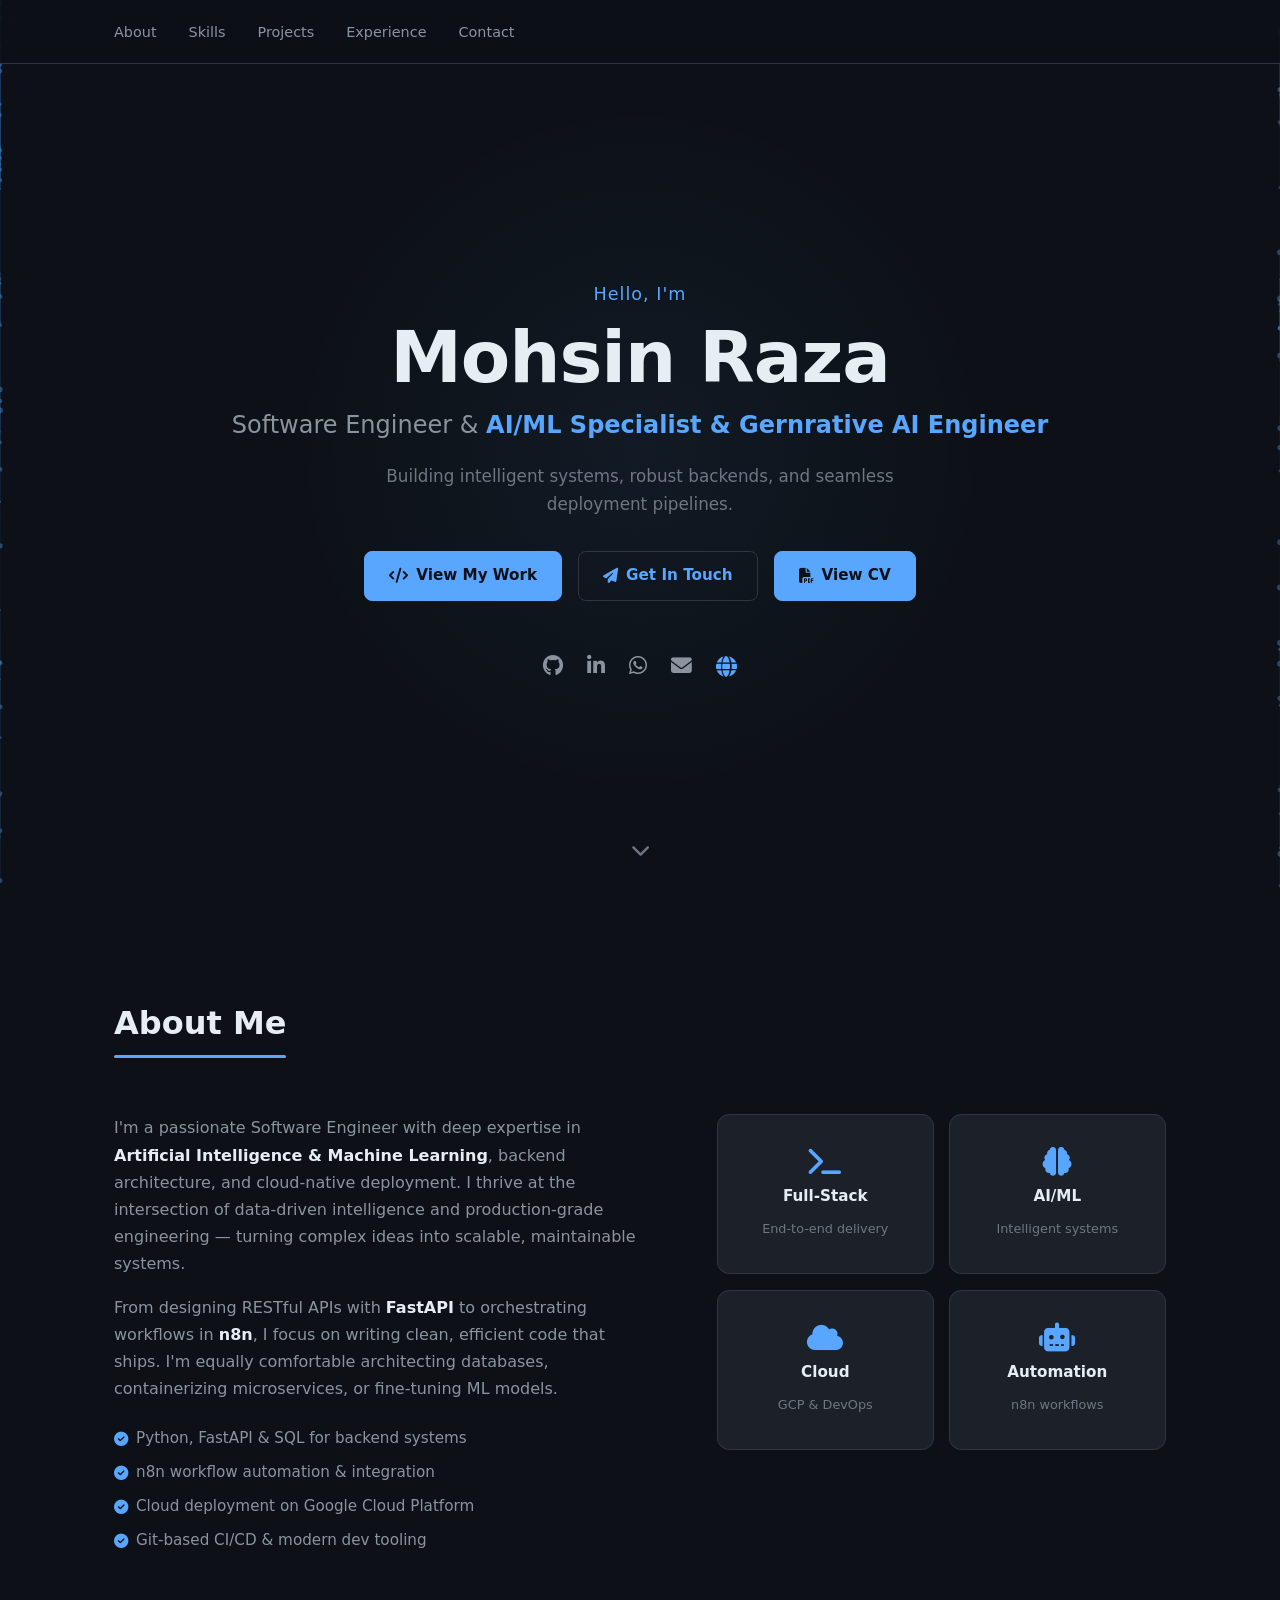
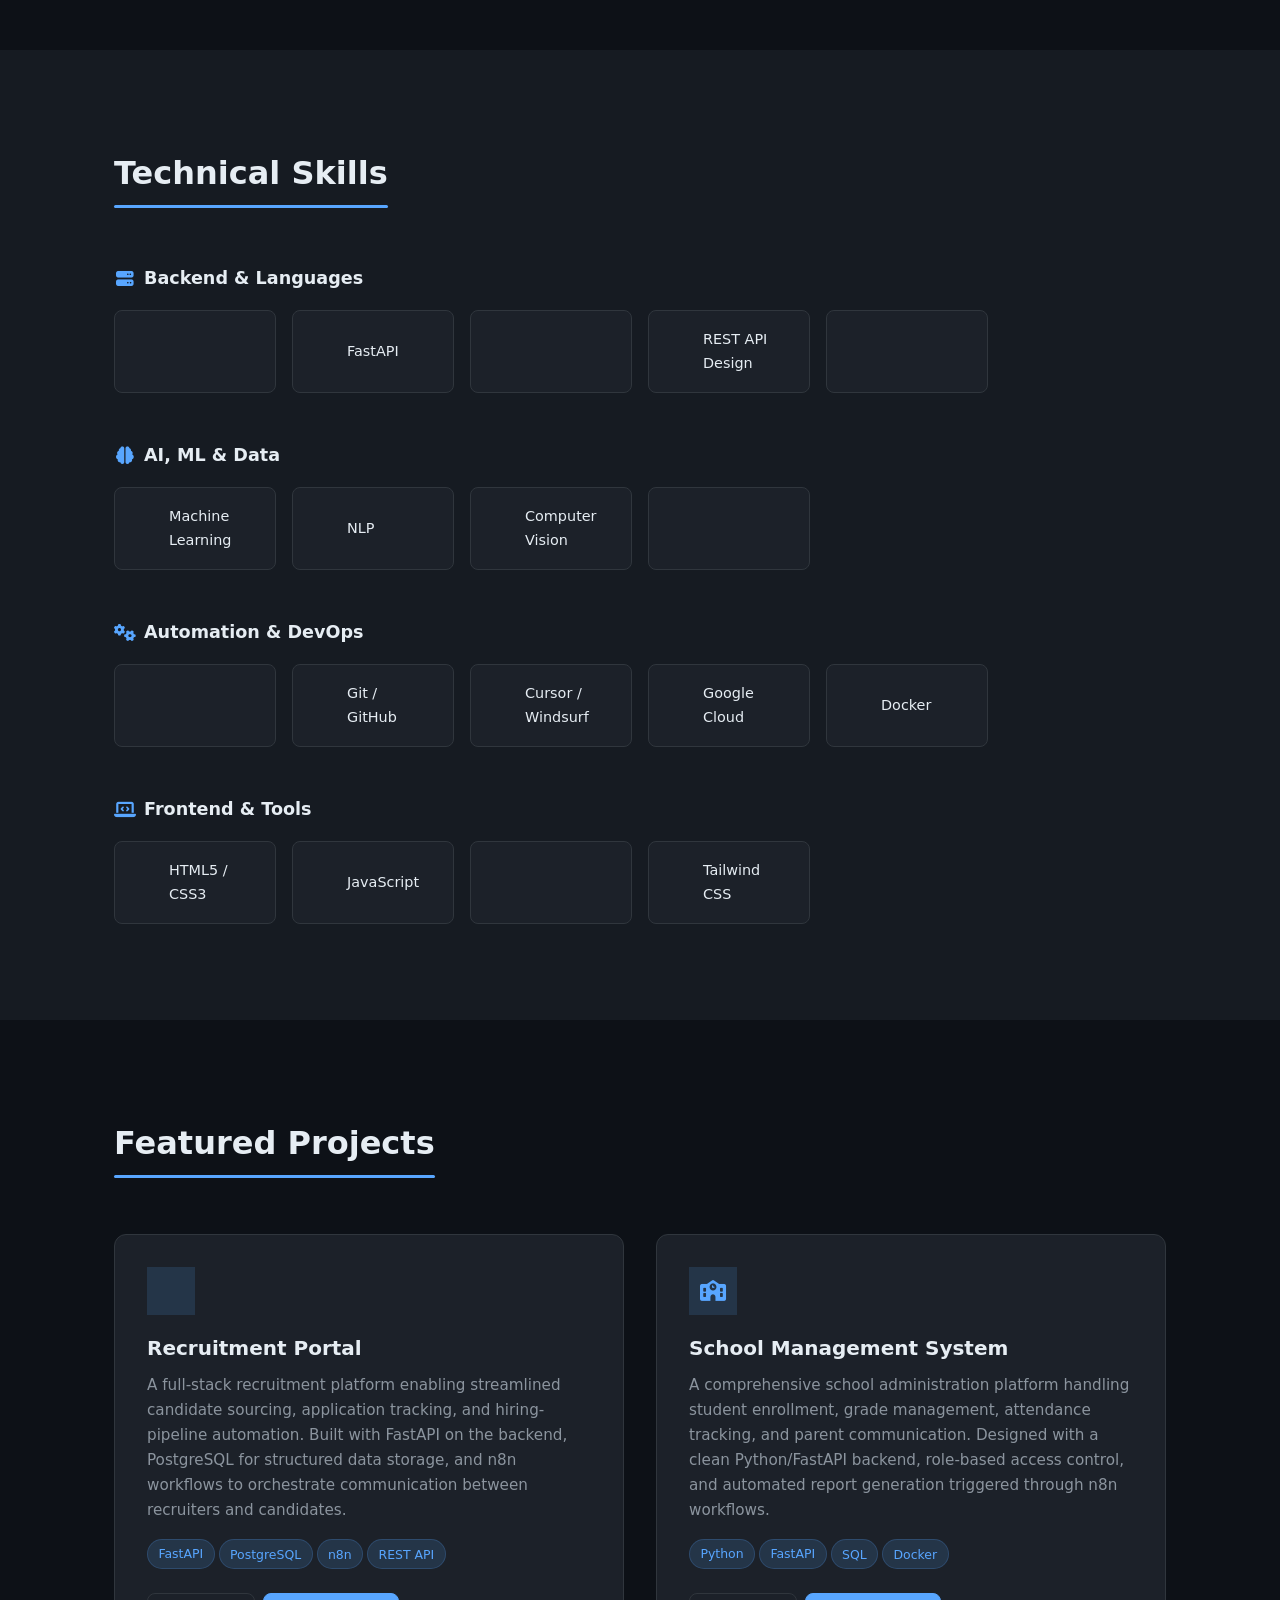
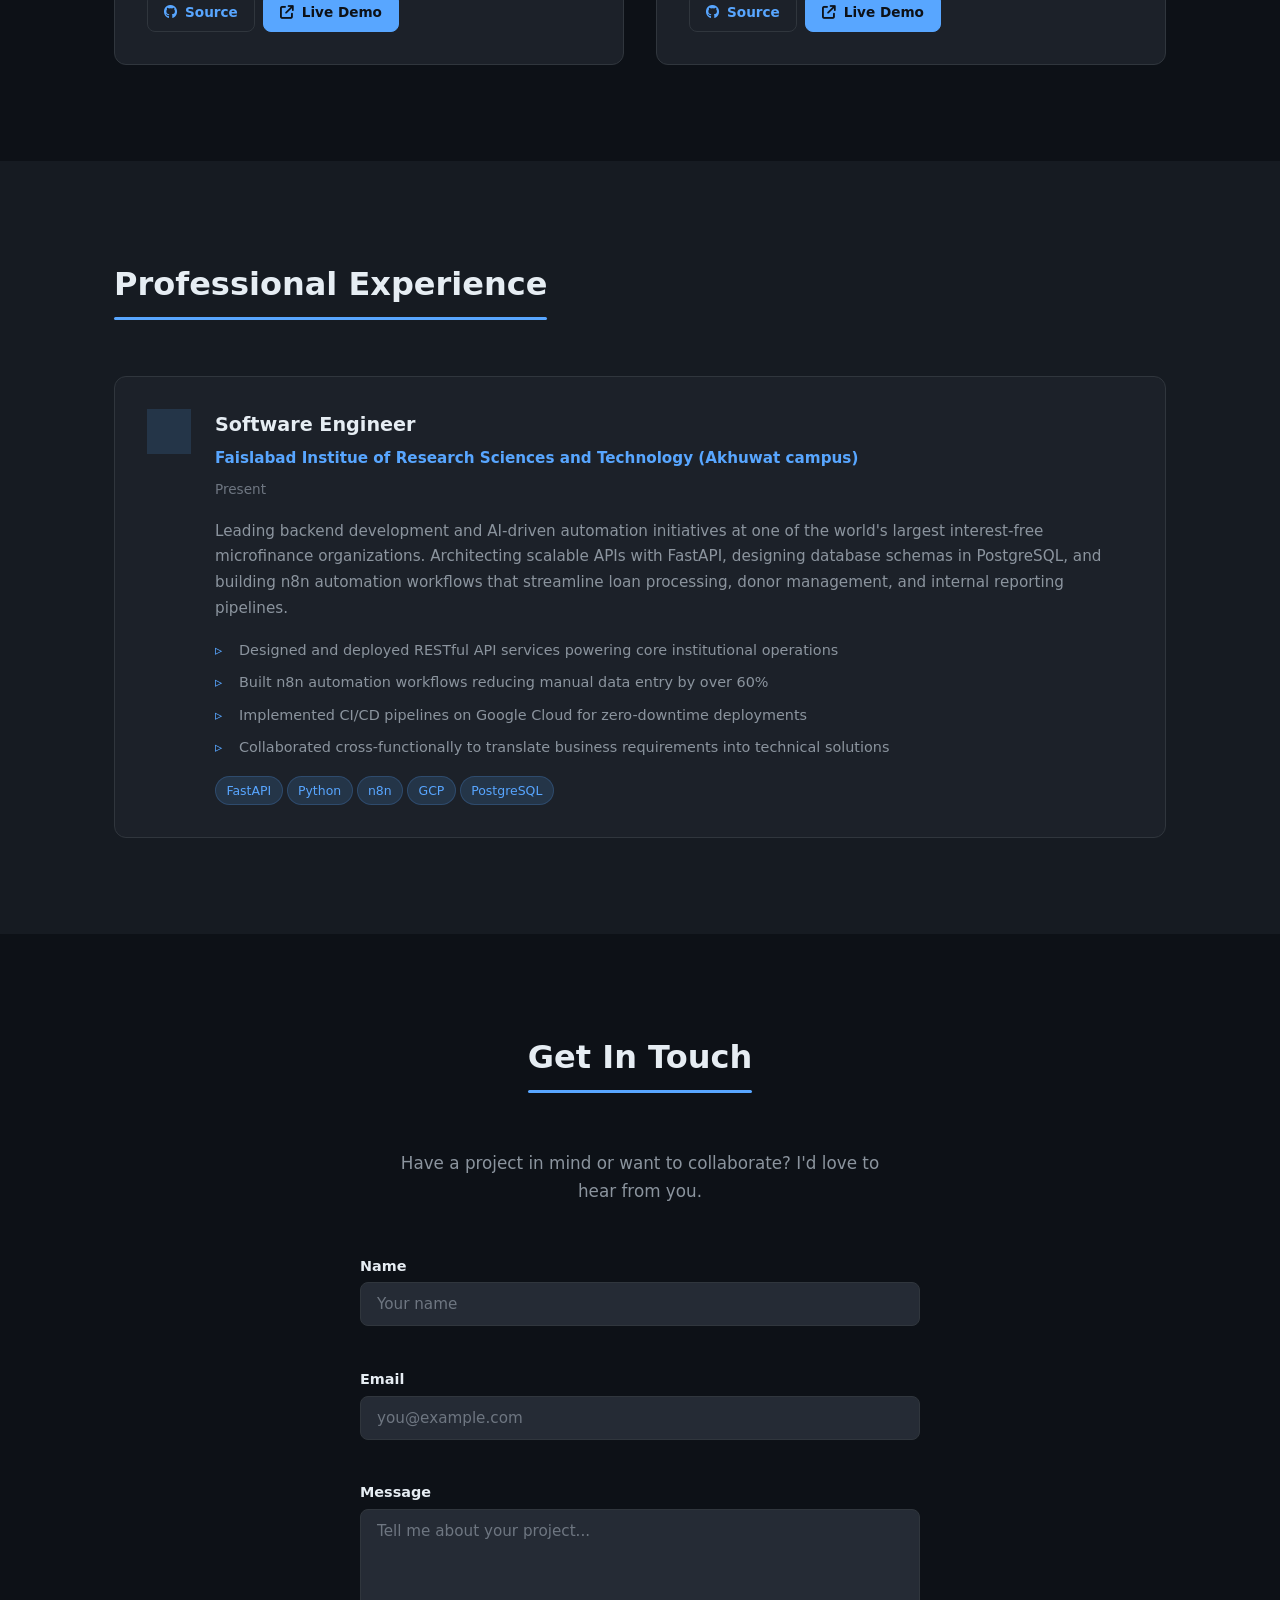
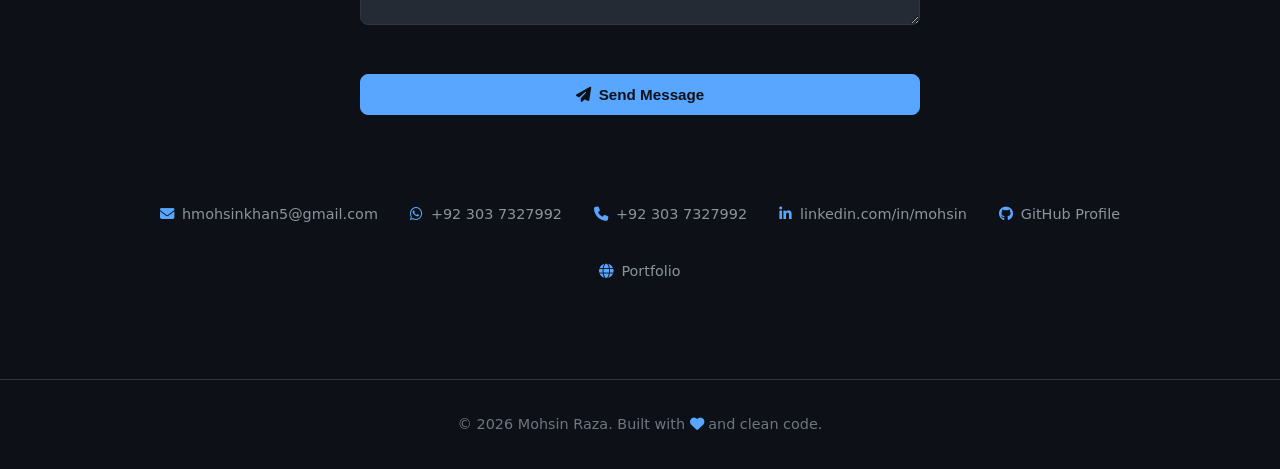
<file: index.html>
<!DOCTYPE html>
<html lang="en">
<head>
  <meta charset="UTF-8" />
  <meta name="viewport" content="width=device-width, initial-scale=1.0" />
  <meta name="description" content="Mohsin Raza — Software Engineer specializing in AI/ML, backend systems, and web deployment." />
  <title>Mohsin Raza | Software Engineer</title>
  <link rel="stylesheet" href="https://cdnjs.cloudflare.com/ajax/libs/font-awesome/6.5.1/css/all.min.css" />
  <link rel="stylesheet" href="styles.css" />
</head>
<body>

  <!-- ==================== HEADER / NAVIGATION ==================== -->
  <header class="header" role="banner">
    <div class="container nav-bar">

      <nav class="nav" role="navigation" aria-label="Main navigation">
        <button class="nav-toggle" aria-label="Toggle navigation menu" aria-expanded="false">
          <span class="nav-toggle-bar"></span>
          <span class="nav-toggle-bar"></span>
          <span class="nav-toggle-bar"></span>
        </button>
        <ul class="nav-list" role="menubar">
          <li role="none"><a href="#about" role="menuitem">About</a></li>
          <li role="none"><a href="#skills" role="menuitem">Skills</a></li>
          <li role="none"><a href="#projects" role="menuitem">Projects</a></li>
          <li role="none"><a href="#experience" role="menuitem">Experience</a></li>
          <li role="none"><a href="#contact" role="menuitem">Contact</a></li>
        </ul>
      </nav>
    </div>
  </header>

  <main role="main">

    <!-- ==================== HERO SECTION ==================== -->
    <section id="hero" class="hero" aria-label="Hero introduction">
      <canvas id="particle-canvas" class="particle-canvas" aria-hidden="true"></canvas>
      <div class="hero-glow"></div>
      <div class="container hero-content">
        <p class="hero-greeting">Hello, I'm</p>
        <h1 class="hero-name">Mohsin Raza</h1>
        <h2 class="hero-title">
          Software Engineer &amp; <span class="accent">AI/ML Specialist & Gernrative AI Engineer</span>
        </h2>
        <p class="hero-tagline">
          Building intelligent systems, robust backends, and seamless deployment pipelines.
        </p>
        <div class="hero-ctas">
          <a href="#projects" class="btn btn-primary">
            <i class="fa-solid fa-code"></i> View My Work
          </a>
          <a href="#contact" class="btn btn-outline">
            <i class="fa-solid fa-paper-plane"></i> Get In Touch
          </a>
          
          </a>
          <a href="view-cv.html" class="btn btn-primary">
            <i class="fa-solid fa-file-pdf"></i> View CV
          </a>
        </div>
        <div class="hero-socials">
          <a href="https://github.com/MohsinRaza-dev1" target="_blank" rel="noopener noreferrer" aria-label="GitHub Profile">
            <i class="fa-brands fa-github"></i>
          </a>
          <a href="https://linkedin.com/" target="_blank" rel="noopener noreferrer" aria-label="LinkedIn Profile">
            <i class="fa-brands fa-linkedin-in"></i>
          </a>
          <a href="https://wa.me/923037327992" target="_blank" rel="noopener noreferrer" aria-label="WhatsApp Chat">
            <i class="fa-brands fa-whatsapp"></i>
          </a>
          <a href="#contact" aria-label="Go to Contact section">
            <i class="fa-solid fa-envelope"></i>
          </a>
            </a>
          <a href="https://mohsinraza-peach.vercel.app/" target="_blank" rel="noopener noreferrer" class="contact-link">
            <i class="fa-solid fa-globe"></i>
          </a>
        </div>
      </div>
      <a href="#about" class="scroll-indicator" aria-label="Scroll to About section">
        <i class="fa-solid fa-chevron-down"></i>
      </a>
    </section>

    <!-- ==================== ABOUT SECTION ==================== -->
    <section id="about" class="section" aria-labelledby="about-heading">
      <div class="container">
        <h2 id="about-heading" class="section-heading">About Me</h2>
        <div class="about-grid">
          <div class="about-text">
            <p>
              I'm a passionate Software Engineer with deep expertise in
              <strong>Artificial Intelligence &amp; Machine Learning</strong>,
              backend architecture, and cloud-native deployment. I thrive at the
              intersection of data-driven intelligence and production-grade
              engineering — turning complex ideas into scalable, maintainable
              systems.
            </p>
            <p>
              From designing RESTful APIs with <strong>FastAPI</strong> to
              orchestrating workflows in <strong>n8n</strong>, I focus on
              writing clean, efficient code that ships. I'm equally comfortable
              architecting databases, containerizing microservices, or
              fine-tuning ML models.
            </p>
            <ul class="about-highlights">
              <li><i class="fa-solid fa-check-circle"></i> Python, FastAPI &amp; SQL for backend systems</li>
              <li><i class="fa-solid fa-check-circle"></i> n8n workflow automation &amp; integration</li>
              <li><i class="fa-solid fa-check-circle"></i> Cloud deployment on Google Cloud Platform</li>
              <li><i class="fa-solid fa-check-circle"></i> Git-based CI/CD &amp; modern dev tooling</li>
            </ul>
          </div>
          <div class="about-visual">
            <div class="about-card">
              <i class="fa-solid fa-terminal"></i>
              <span class="about-stat">Full-Stack</span>
              <small>End-to-end delivery</small>
            </div>
            <div class="about-card">
              <i class="fa-solid fa-brain"></i>
              <span class="about-stat">AI/ML</span>
              <small>Intelligent systems</small>
            </div>
            <div class="about-card">
              <i class="fa-solid fa-cloud"></i>
              <span class="about-stat">Cloud</span>
              <small>GCP &amp; DevOps</small>
            </div>
            <div class="about-card">
              <i class="fa-solid fa-robot"></i>
              <span class="about-stat">Automation</span>
              <small>n8n workflows</small>
            </div>
          </div>
        </div>
      </div>
    </section>

    <!-- ==================== TECHNICAL SKILLS ==================== -->
    <section id="skills" class="section section-alt" aria-labelledby="skills-heading">
      <div class="container">
        <h2 id="skills-heading" class="section-heading">Technical Skills</h2>

        <!-- Backend & Languages -->
        <div class="skill-category">
          <h3 class="skill-category-title">
            <i class="fa-solid fa-server"></i> Backend &amp; Languages
          </h3>
          <div class="skills-grid">
            <div class="skill-card">
              <i class="fa-brands fa-python"></i>
              <span>Python</span>
            </div>
            <div class="skill-card">
              <i class="fa-solid fa-bolt"></i>
              <span>FastAPI</span>
            </div>
            <div class="skill-card">
              <i class="fa-solid fa-database"></i>
              <span>SQL / PostgreSQL</span>
            </div>
            <div class="skill-card">
              <i class="fa-solid fa-code"></i>
              <span>REST API Design</span>
            </div>
            <div class="skill-card">
              <i class="fa-solid fa-microchip"></i>
              <span>Microservices</span>
            </div>
          </div>
        </div>

        <!-- AI, ML & Data -->
        <div class="skill-category">
          <h3 class="skill-category-title">
            <i class="fa-solid fa-brain"></i> AI, ML &amp; Data
          </h3>
          <div class="skills-grid">
            <div class="skill-card">
              <i class="fa-solid fa-chart-line"></i>
              <span>Machine Learning</span>
            </div>
            <div class="skill-card">
              <i class="fa-solid fa-language"></i>
              <span>NLP</span>
            </div>
            <div class="skill-card">
              <i class="fa-solid fa-eye"></i>
              <span>Computer Vision</span>
            </div>
            <div class="skill-card">
              <i class="fa-solid fa-table"></i>
              <span>Data Engineering</span>
            </div>
          </div>
        </div>

        <!-- Automation & DevOps -->
        <div class="skill-category">
          <h3 class="skill-category-title">
            <i class="fa-solid fa-gears"></i> Automation &amp; DevOps
          </h3>
          <div class="skills-grid">
            <div class="skill-card">
              <i class="fa-solid fa-diagram-project"></i>
              <span>n8n</span>
            </div>
            <div class="skill-card">
              <i class="fa-brands fa-git-alt"></i>
              <span>Git / GitHub</span>
            </div>
            <div class="skill-card">
              <i class="fa-solid fa-wand-magic-sparkles"></i>
              <span>Cursor / Windsurf</span>
            </div>
            <div class="skill-card">
              <i class="fa-brands fa-google"></i>
              <span>Google Cloud</span>
            </div>
            <div class="skill-card">
              <i class="fa-brands fa-docker"></i>
              <span>Docker</span>
            </div>
          </div>
        </div>

        <!-- Frontend -->
        <div class="skill-category">
          <h3 class="skill-category-title">
            <i class="fa-solid fa-laptop-code"></i> Frontend &amp; Tools
          </h3>
          <div class="skills-grid">
            <div class="skill-card">
              <i class="fa-brands fa-html5"></i>
              <span>HTML5 / CSS3</span>
            </div>
            <div class="skill-card">
              <i class="fa-brands fa-js"></i>
              <span>JavaScript</span>
            </div>
            <div class="skill-card">
              <i class="fa-brands fa-react"></i>
              <span>React</span>
            </div>
            <div class="skill-card">
              <i class="fa-solid fa-wind"></i>
              <span>Tailwind CSS</span>
            </div>
          </div>
        </div>

      </div>
    </section>

    <!-- ==================== FEATURED PROJECTS ==================== -->
    <section id="projects" class="section" aria-labelledby="projects-heading">
      <div class="container">
        <h2 id="projects-heading" class="section-heading">Featured Projects</h2>
        <div class="projects-grid">

          <!-- Recruitment Portal -->
          <article class="project-card" aria-labelledby="project-recruitment">
            <div class="project-icon">
              <i class="fa-solid fa-building-columns"></i>
            </div>
            <h3 id="project-recruitment" class="project-title">Recruitment Portal</h3>
            <p class="project-desc">
              A full-stack recruitment platform enabling streamlined candidate
              sourcing, application tracking, and hiring-pipeline automation.
              Built with FastAPI on the backend, PostgreSQL for structured data
              storage, and n8n workflows to orchestrate communication between
              recruiters and candidates.
            </p>
            <div class="project-tags">
              <span class="tag">FastAPI</span>
              <span class="tag">PostgreSQL</span>
              <span class="tag">n8n</span>
              <span class="tag">REST API</span>
            </div>
            <div class="project-links">
              <a href="#" class="btn btn-sm btn-outline" aria-label="View Recruitment Portal source code">
                <i class="fa-brands fa-github"></i> Source
              </a>
              <a href="#" class="btn btn-sm btn-primary" aria-label="View Recruitment Portal live demo">
                <i class="fa-solid fa-arrow-up-right-from-square"></i> Live Demo
              </a>
            </div>
          </article>

          <!-- School Project -->
          <article class="project-card" aria-labelledby="project-school">
            <div class="project-icon">
              <i class="fa-solid fa-school"></i>
            </div>
            <h3 id="project-school" class="project-title">School Management System</h3>
            <p class="project-desc">
              A comprehensive school administration platform handling student
              enrollment, grade management, attendance tracking, and parent
              communication. Designed with a clean Python/FastAPI backend,
              role-based access control, and automated report generation
              triggered through n8n workflows.
            </p>
            <div class="project-tags">
              <span class="tag">Python</span>
              <span class="tag">FastAPI</span>
              <span class="tag">SQL</span>
              <span class="tag">Docker</span>
            </div>
            <div class="project-links">
              <a href="#" class="btn btn-sm btn-outline" aria-label="View School Project source code">
                <i class="fa-brands fa-github"></i> Source
              </a>
              <a href="#" class="btn btn-sm btn-primary" aria-label="View School Project live demo">
                <i class="fa-solid fa-arrow-up-right-from-square"></i> Live Demo
              </a>
            </div>
          </article>

        </div>
      </div>
    </section>

    <!-- ==================== PROFESSIONAL EXPERIENCE ==================== -->
    <section id="experience" class="section section-alt" aria-labelledby="experience-heading">
      <div class="container">
        <h2 id="experience-heading" class="section-heading">Professional Experience</h2>
        <div class="experience-timeline">

          <!-- Akhuwat Institute -->
          <div class="experience-card">
            <div class="experience-marker">
              <i class="fa-solid fa-briefcase"></i>
            </div>
            <div class="experience-body">
              <div class="experience-header">
                <h3>Software Engineer</h3>
                <span class="experience-org">Faislabad Institue of Research Sciences and Technology (Akhuwat campus)</span>
                <time class="experience-date">Present</time>
              </div>
              <p>
                Leading backend development and AI-driven automation initiatives
                at one of the world's largest interest-free microfinance
                organizations. Architecting scalable APIs with FastAPI,
                designing database schemas in PostgreSQL, and building n8n
                automation workflows that streamline loan processing, donor
                management, and internal reporting pipelines.
              </p>
              <ul class="experience-highlights">
                <li>Designed and deployed RESTful API services powering core institutional operations</li>
                <li>Built n8n automation workflows reducing manual data entry by over 60%</li>
                <li>Implemented CI/CD pipelines on Google Cloud for zero-downtime deployments</li>
                <li>Collaborated cross-functionally to translate business requirements into technical solutions</li>
              </ul>
              <div class="experience-tags">
                <span class="tag">FastAPI</span>
                <span class="tag">Python</span>
                <span class="tag">n8n</span>
                <span class="tag">GCP</span>
                <span class="tag">PostgreSQL</span>
              </div>
            </div>
          </div>

        </div>
      </div>
    </section>

    <!-- ==================== CONTACT FOOTER ==================== -->
    <section id="contact" class="section" aria-labelledby="contact-heading">
      <div class="container contact-wrapper">
        <h2 id="contact-heading" class="section-heading">Get In Touch</h2>
        <p class="contact-subtitle">
          Have a project in mind or want to collaborate? I'd love to hear from you.
        </p>

        <form id="contact-form" class="contact-form" novalidate aria-label="Contact form">
          <div class="form-group">
            <label for="name">Name</label>
            <input type="text" id="name" name="name" placeholder="Your name" required aria-required="true" />
            <span class="form-error" aria-live="polite"></span>
          </div>
          <div class="form-group">
            <label for="email">Email</label>
            <input type="email" id="email" name="email" placeholder="you@example.com" required aria-required="true" />
            <span class="form-error" aria-live="polite"></span>
          </div>
          <div class="form-group">
            <label for="message">Message</label>
            <textarea id="message" name="message" rows="5" placeholder="Tell me about your project..." required aria-required="true"></textarea>
            <span class="form-error" aria-live="polite"></span>
          </div>
          <button type="submit" class="btn btn-primary btn-full">
            <i class="fa-solid fa-paper-plane"></i>
            <span class="btn-text">Send Message</span>
            <span class="btn-loader" aria-hidden="true"><i class="fa-solid fa-spinner fa-spin"></i></span>
          </button>
          <p class="form-success" aria-live="polite" role="status"></p>
        </form>

        <div class="contact-info">
          <a href="mailto:hmohsinkhan5@gmail.com" class="contact-link">
            <i class="fa-solid fa-envelope"></i> hmohsinkhan5@gmail.com
          </a>
          <a href="https://wa.me/923037327992" target="_blank" rel="noopener noreferrer" class="contact-link">
            <i class="fa-brands fa-whatsapp"></i> +92 303 7327992
          </a>
          <a href="tel:+923037327992" class="contact-link">
            <i class="fa-solid fa-phone"></i> +92 303 7327992
          </a>
          <a href="https://linkedin.com/" target="_blank" rel="noopener noreferrer" class="contact-link">
            <i class="fa-brands fa-linkedin-in"></i> linkedin.com/in/mohsin
          </a>
          <a href="https://github.com/MohsinRaza-dev1" target="_blank" rel="noopener noreferrer" class="contact-link">
            <i class="fa-brands fa-github"></i> GitHub Profile
          </a>
          <a href="https://mohsinraza-peach.vercel.app/" target="_blank" rel="noopener noreferrer" class="contact-link">
            <i class="fa-solid fa-globe"></i> Portfolio
          </a>
        </div>
      </div>
    </section>

  </main>

  <!-- ==================== FOOTER ==================== -->
  <footer class="footer" role="contentinfo">
    <div class="container">
      <p>&copy; <span id="current-year"></span> Mohsin Raza. Built with <i class="fa-solid fa-heart accent"></i> and clean code.</p>
    </div>
  </footer>

  <script src="script.js"></script>
</body>
</html>
</file>
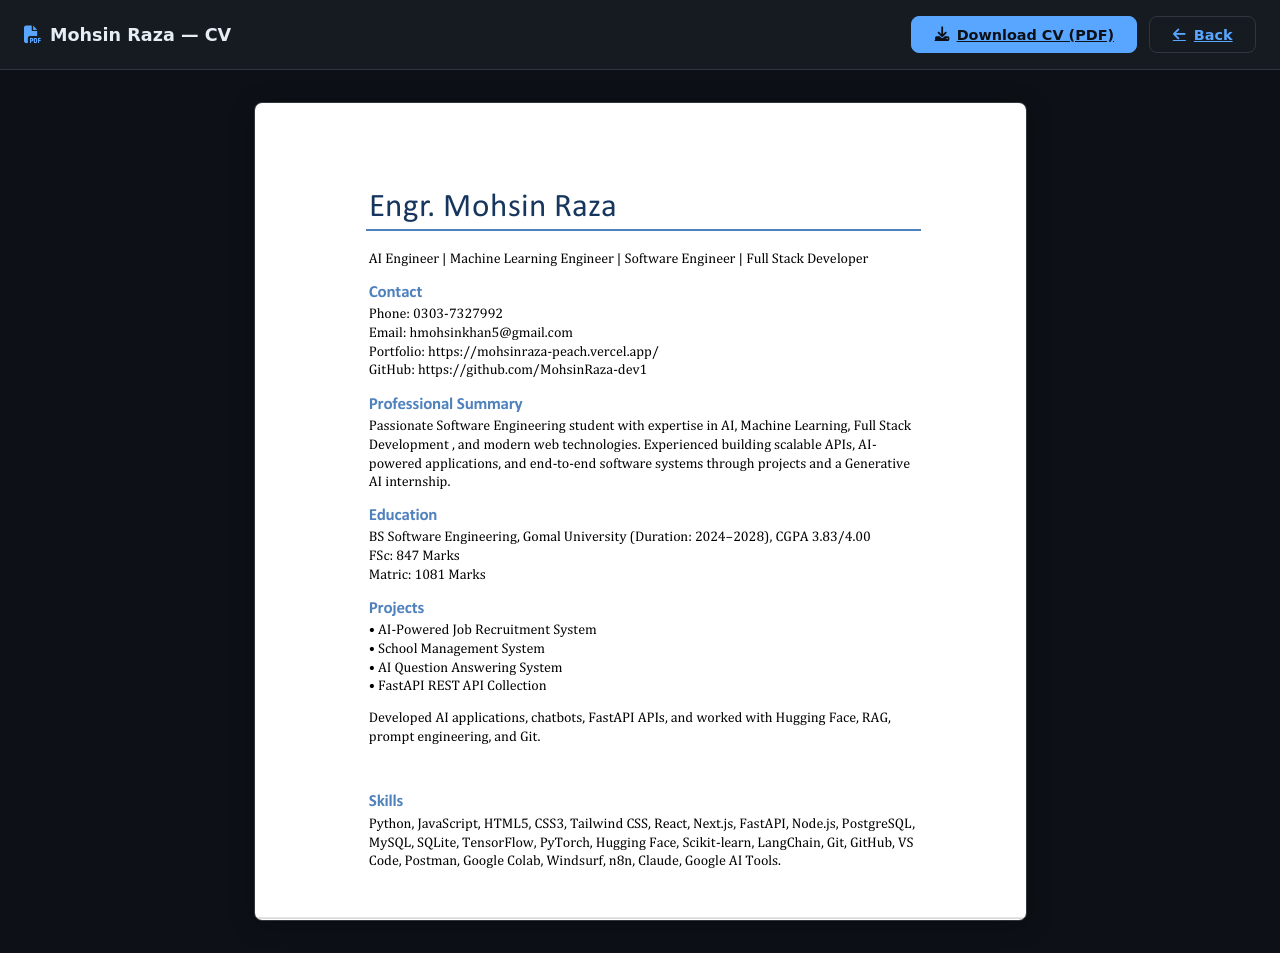
<file: view-cv.html>
<!DOCTYPE html>
<html lang="en">
<head>
  <meta charset="UTF-8" />
  <meta name="viewport" content="width=device-width, initial-scale=1.0" />
  <title>Mohsin Raza — CV</title>
  <link rel="stylesheet" href="https://cdnjs.cloudflare.com/ajax/libs/font-awesome/6.5.1/css/all.min.css" />
  <style>
    :root {
      --clr-bg-primary: #0d1117;
      --clr-bg-secondary: #161b22;
      --clr-accent: #58a6ff;
      --clr-accent-strong: #79c0ff;
      --clr-border: #30363d;
      --clr-text-primary: #e6edf3;
      --clr-text-secondary: #8b949e;
    }

    *, *::before, *::after { margin: 0; padding: 0; box-sizing: border-box; }

    body {
      background: var(--clr-bg-primary);
      color: var(--clr-text-primary);
      font-family: "Inter", "Segoe UI", system-ui, sans-serif;
      display: flex;
      flex-direction: column;
      min-height: 100vh;
    }

    .cv-toolbar {
      display: flex;
      align-items: center;
      justify-content: space-between;
      padding: 1rem 1.5rem;
      background: var(--clr-bg-secondary);
      border-bottom: 1px solid var(--clr-border);
      flex-shrink: 0;
    }

    .cv-toolbar h1 {
      font-size: 1.1rem;
      font-weight: 600;
    }

    .btn {
      display: inline-flex;
      align-items: center;
      gap: 0.5rem;
      padding: 0.6rem 1.4rem;
      font-size: 0.9rem;
      font-weight: 600;
      border: 1px solid transparent;
      border-radius: 8px;
      cursor: pointer;
      transition: background-color 150ms ease, border-color 150ms ease, box-shadow 150ms ease;
    }

    .btn-primary {
      background-color: var(--clr-accent);
      color: var(--clr-bg-primary);
      border-color: var(--clr-accent);
    }

    .btn-primary:hover {
      background-color: var(--clr-accent-strong);
      border-color: var(--clr-accent-strong);
      box-shadow: 0 0 20px rgba(88, 166, 255, 0.15);
    }

    .btn-outline {
      background: transparent;
      color: var(--clr-accent);
      border-color: var(--clr-border);
    }

    .btn-outline:hover {
      border-color: var(--clr-accent);
      box-shadow: 0 0 20px rgba(88, 166, 255, 0.15);
    }

    .cv-actions {
      display: flex;
      gap: 0.75rem;
    }

    .cv-viewer {
      flex: 1;
      width: 100%;
      overflow-y: auto;
      display: flex;
      justify-content: center;
      padding: 2rem 1rem;
    }

    .cv-viewer img {
      max-width: 100%;
      height: auto;
      border-radius: 8px;
      border: 1px solid var(--clr-border);
      box-shadow: 0 4px 24px rgba(0, 0, 0, 0.3);
    }

    @media (max-width: 600px) {
      .cv-toolbar {
        flex-direction: column;
        gap: 0.75rem;
        align-items: flex-start;
      }
      .cv-actions {
        width: 100%;
      }
      .cv-actions .btn {
        flex: 1;
        justify-content: center;
      }
    }
  </style>
</head>
<body>

  <div class="cv-toolbar">
    <h1><i class="fa-solid fa-file-pdf" style="color: var(--clr-accent); margin-right: 0.5rem;"></i>Mohsin Raza — CV</h1>
    <div class="cv-actions">
      <a href="cv/mohsin-raza-cv.pdf" download class="btn btn-primary">
        <i class="fa-solid fa-download"></i> Download CV (PDF)
      </a>
      <a href="index.html" class="btn btn-outline">
        <i class="fa-solid fa-arrow-left"></i> Back
      </a>
    </div>
  </div>

  <div class="cv-viewer">
    <img src="cv/image.png" alt="Mohsin Raza — CV Preview" />
  </div>

</body>
</html>
</file>
<file: styles.css>
/* ============================
   CSS CUSTOM PROPERTIES
   ============================ */
:root {
  /* Dark mode palette */
  --clr-bg-primary: #0d1117;
  --clr-bg-secondary: #161b22;
  --clr-bg-card: #1c2129;
  --clr-bg-card-hover: #21262d;
  --clr-bg-elevated: #252b35;

  /* Typography */
  --clr-text-primary: #e6edf3;
  --clr-text-secondary: #8b949e;
  --clr-text-muted: #6e7681;

  /* Accent */
  --clr-accent: #58a6ff;
  --clr-accent-glow: rgba(88, 166, 255, 0.15);
  --clr-accent-strong: #79c0ff;

  /* Borders & dividers */
  --clr-border: #30363d;
  --clr-border-light: rgba(48, 54, 61, 0.6);

  /* Feedback */
  --clr-success: #3fb950;
  --clr-error: #f85149;

  /* Spacing scale */
  --space-xs: 0.25rem;
  --space-sm: 0.5rem;
  --space-md: 1rem;
  --space-lg: 1.5rem;
  --space-xl: 2rem;
  --space-2xl: 3rem;
  --space-3xl: 4rem;
  --space-4xl: 6rem;

  /* Layout */
  --container-max: 1100px;
  --header-height: 64px;
  --border-radius: 8px;
  --border-radius-lg: 12px;

  /* Transitions */
  --transition-fast: 150ms ease;
  --transition-base: 250ms ease;
  --transition-slow: 400ms ease;
}

/* ============================
   RESET & BASE
   ============================ */
*,
*::before,
*::after {
  margin: 0;
  padding: 0;
  box-sizing: border-box;
}

html {
  scroll-behavior: smooth;
  scroll-padding-top: var(--header-height);
}

body {
  font-family: "Inter", "Segoe UI", system-ui, -apple-system, sans-serif;
  background-color: var(--clr-bg-primary);
  color: var(--clr-text-primary);
  line-height: 1.7;
  font-size: 1rem;
  -webkit-font-smoothing: antialiased;
  -moz-osx-font-smoothing: grayscale;
  overflow-x: hidden;
}

/* ============================
   3D PERSPECTIVE ENGINE
   ============================ */
.tilt-container {
  transform-style: preserve-3d;
  perspective: 1000px;
}

.tilt-layer {
  transition: transform 0.1s linear;
  will-change: transform;
}

/* ============================
   PARTICLE CANVAS (HERO)
   ============================ */
.particle-canvas {
  position: absolute;
  top: 0;
  left: 0;
  width: 100%;
  height: 100%;
  pointer-events: none;
  z-index: 0;
}

/* Mouse-tracking ambient glow in hero */
.hero-glow {
  position: absolute;
  width: 400px;
  height: 400px;
  border-radius: 50%;
  background: radial-gradient(circle, rgba(88, 166, 255, 0.12) 0%, transparent 70%);
  pointer-events: none;
  z-index: 0;
  transform: translate(-50%, -50%);
  transition: opacity 0.3s ease;
  opacity: 0;
}

.hero-glow.active {
  opacity: 1;
}

img {
  max-width: 100%;
  display: block;
}

a {
  color: inherit;
  text-decoration: none;
}

ul {
  list-style: none;
}

/* ============================
   UTILITY CLASSES
   ============================ */
.container {
  width: 100%;
  max-width: var(--container-max);
  margin: 0 auto;
  padding: 0 var(--space-lg);
}

.accent {
  color: var(--clr-accent);
}

.section {
  padding: var(--space-4xl) 0;
}

.section-alt {
  background-color: var(--clr-bg-secondary);
}

.section-heading {
  font-size: 2rem;
  font-weight: 700;
  margin-bottom: var(--space-3xl);
  position: relative;
  display: inline-block;
}

/* Decorative accent underline for section headings */
.section-heading::after {
  content: "";
  position: absolute;
  bottom: -8px;
  left: 0;
  width: 48px;
  height: 3px;
  background-color: var(--clr-accent);
  border-radius: 2px;
}

/* ============================
   BUTTONS
   ============================ */
.btn {
  display: inline-flex;
  align-items: center;
  gap: var(--space-sm);
  padding: 0.7rem 1.5rem;
  font-size: 0.95rem;
  font-weight: 600;
  border: 1px solid transparent;
  border-radius: var(--border-radius);
  cursor: pointer;
  transition:
    background-color var(--transition-fast),
    border-color var(--transition-fast),
    color var(--transition-fast),
    box-shadow var(--transition-fast);
}

.btn-primary {
  background-color: var(--clr-accent);
  color: var(--clr-bg-primary);
  border-color: var(--clr-accent);
}

.btn-primary:hover {
  background-color: var(--clr-accent-strong);
  border-color: var(--clr-accent-strong);
  box-shadow: 0 0 20px var(--clr-accent-glow);
}

.btn-outline {
  background-color: transparent;
  color: var(--clr-accent);
  border-color: var(--clr-border);
}

.btn-outline:hover {
  border-color: var(--clr-accent);
  box-shadow: 0 0 20px var(--clr-accent-glow);
}

.btn-sm {
  padding: 0.45rem 1rem;
  font-size: 0.85rem;
}

.btn-full {
  width: 100%;
  justify-content: center;
  position: relative;
}

.btn .btn-loader {
  display: none;
}

.btn.loading .btn-text {
  visibility: hidden;
}

.btn.loading .btn-loader {
  display: inline-flex;
  position: absolute;
}

/* ============================
   HEADER / NAVIGATION
   ============================ */
.header {
  position: fixed;
  top: 0;
  left: 0;
  width: 100%;
  height: var(--header-height);
  background-color: rgba(13, 17, 23, 0.85);
  backdrop-filter: blur(12px);
  -webkit-backdrop-filter: blur(12px);
  border-bottom: 1px solid var(--clr-border);
  z-index: 1000;
}

.nav-bar {
  display: flex;
  align-items: center;
  justify-content: space-between;
  height: 100%;
}

.nav-logo {
  font-size: 1.4rem;
  font-weight: 800;
  letter-spacing: 1px;
  color: var(--clr-accent);
  width: 42px;
  height: 42px;
  display: flex;
  align-items: center;
  justify-content: center;
  border: 2px solid var(--clr-border);
  border-radius: var(--border-radius);
  transition: border-color var(--transition-fast), box-shadow var(--transition-fast);
}

.nav-logo:hover {
  border-color: var(--clr-accent);
  box-shadow: 0 0 16px var(--clr-accent-glow);
}

.nav-list {
  display: flex;
  align-items: center;
  gap: var(--space-xl);
}

.nav-list a {
  font-size: 0.9rem;
  font-weight: 500;
  color: var(--clr-text-secondary);
  transition: color var(--transition-fast);
  position: relative;
}

.nav-list a::after {
  content: "";
  position: absolute;
  bottom: -4px;
  left: 0;
  width: 0;
  height: 2px;
  background-color: var(--clr-accent);
  transition: width var(--transition-base);
}

.nav-list a:hover,
.nav-list a:focus-visible {
  color: var(--clr-text-primary);
}

.nav-list a:hover::after,
.nav-list a:focus-visible::after {
  width: 100%;
}

/* Hamburger toggle — hidden on desktop */
.nav-toggle {
  display: none;
  flex-direction: column;
  gap: 5px;
  background: none;
  border: none;
  cursor: pointer;
  padding: 4px;
}

.nav-toggle-bar {
  display: block;
  width: 24px;
  height: 2px;
  background-color: var(--clr-text-primary);
  border-radius: 2px;
  transition: transform var(--transition-base), opacity var(--transition-fast);
}

/* Toggle animation when active */
.nav-toggle.active .nav-toggle-bar:nth-child(1) {
  transform: translateY(7px) rotate(45deg);
}

.nav-toggle.active .nav-toggle-bar:nth-child(2) {
  opacity: 0;
}

.nav-toggle.active .nav-toggle-bar:nth-child(3) {
  transform: translateY(-7px) rotate(-45deg);
}

/* ============================
   HERO SECTION
   ============================ */
.hero {
  min-height: 100vh;
  display: flex;
  align-items: center;
  justify-content: center;
  text-align: center;
  position: relative;
  padding-top: var(--header-height);
  overflow: hidden;
}

/* Subtle radial gradient accent behind hero text */
.hero::before {
  content: "";
  position: absolute;
  top: 50%;
  left: 50%;
  width: 700px;
  height: 700px;
  background: radial-gradient(circle, rgba(88, 166, 255, 0.06) 0%, transparent 70%);
  transform: translate(-50%, -50%);
  pointer-events: none;
}

.hero-content {
  position: relative;
  z-index: 1;
  transform-style: preserve-3d;
  perspective: 1000px;
}

.hero-greeting {
  font-size: 1.1rem;
  color: var(--clr-accent);
  font-weight: 500;
  letter-spacing: 1px;
  margin-bottom: var(--space-sm);
  animation: float-up 1s ease both;
}

.hero-name {
  font-size: clamp(2.5rem, 6vw, 4.5rem);
  font-weight: 800;
  letter-spacing: -1px;
  line-height: 1.1;
  margin-bottom: var(--space-sm);
  animation: float-up 1s 0.1s ease both;
}

.hero-title {
  font-size: clamp(1.1rem, 2.5vw, 1.5rem);
  font-weight: 400;
  color: var(--clr-text-secondary);
  margin-bottom: var(--space-md);
  animation: float-up 1s 0.2s ease both;
}

.hero-title .accent {
  font-weight: 600;
}

.hero-tagline {
  font-size: 1.05rem;
  color: var(--clr-text-muted);
  max-width: 540px;
  margin: 0 auto var(--space-xl);
  animation: float-up 1s 0.3s ease both;
}

.hero-ctas {
  display: flex;
  flex-wrap: wrap;
  gap: var(--space-md);
  justify-content: center;
  margin-bottom: var(--space-2xl);
  animation: float-up 1s 0.4s ease both;
}

.hero-socials {
  display: flex;
  gap: var(--space-lg);
  justify-content: center;
}

.hero-socials a {
  font-size: 1.3rem;
  color: var(--clr-text-secondary);
  transition: color var(--transition-fast), transform var(--transition-fast);
}

.hero-socials a:hover {
  color: var(--clr-accent);
  transform: translateY(-2px);
}

/* Scroll-down chevron indicator */
.scroll-indicator {
  position: absolute;
  bottom: var(--space-xl);
  left: 50%;
  transform: translateX(-50%);
  font-size: 1.2rem;
  color: var(--clr-text-muted);
  animation: bounce-down 2s infinite;
  transition: color var(--transition-fast);
}

.scroll-indicator:hover {
  color: var(--clr-accent);
}

@keyframes bounce-down {
  0%, 20%, 50%, 80%, 100% {
    transform: translateX(-50%) translateY(0);
  }
  40% {
    transform: translateX(-50%) translateY(8px);
  }
  60% {
    transform: translateX(-50%) translateY(4px);
  }
}

/* ============================
   ABOUT SECTION
   ============================ */
.about-grid {
  display: grid;
  grid-template-columns: 1.2fr 1fr;
  gap: var(--space-3xl);
  align-items: start;
}

.about-text p {
  color: var(--clr-text-secondary);
  margin-bottom: var(--space-md);
  font-size: 1rem;
}

.about-text strong {
  color: var(--clr-text-primary);
}

.about-highlights {
  margin-top: var(--space-lg);
  display: flex;
  flex-direction: column;
  gap: var(--space-sm);
}

.about-highlights li {
  display: flex;
  align-items: center;
  gap: var(--space-sm);
  color: var(--clr-text-secondary);
  font-size: 0.95rem;
}

.about-highlights li i {
  color: var(--clr-accent);
  font-size: 0.9rem;
}

.about-visual {
  display: grid;
  grid-template-columns: 1fr 1fr;
  gap: var(--space-md);
}

.about-card {
  background-color: var(--clr-bg-card);
  border: 1px solid var(--clr-border);
  border-radius: var(--border-radius-lg);
  padding: var(--space-xl) var(--space-md);
  text-align: center;
  transform-style: preserve-3d;
  transform: perspective(800px) rotateY(0deg) rotateX(0deg);
  transition:
    border-color var(--transition-fast),
    box-shadow var(--transition-fast);
}

.about-card:hover {
  border-color: var(--clr-accent);
  box-shadow: 0 0 24px var(--clr-accent-glow);
  transform: perspective(800px) rotateY(0deg) rotateX(0deg) translateY(-3px);
}

.about-card i {
  font-size: 1.8rem;
  color: var(--clr-accent);
  margin-bottom: var(--space-sm);
  display: block;
}

.about-stat {
  display: block;
  font-weight: 700;
  font-size: 0.95rem;
  margin-bottom: var(--space-xs);
}

.about-card small {
  color: var(--clr-text-muted);
  font-size: 0.8rem;
}

/* ============================
   SKILLS SECTION
   ============================ */
.skill-category {
  margin-bottom: var(--space-2xl);
}

.skill-category:last-child {
  margin-bottom: 0;
}

.skill-category-title {
  font-size: 1.1rem;
  font-weight: 600;
  color: var(--clr-text-primary);
  margin-bottom: var(--space-md);
  display: flex;
  align-items: center;
  gap: var(--space-sm);
}

.skill-category-title i {
  color: var(--clr-accent);
  width: 22px;
  text-align: center;
}

.skills-grid {
  display: grid;
  grid-template-columns: repeat(auto-fill, minmax(160px, 1fr));
  gap: var(--space-md);
}

.skill-card {
  background-color: var(--clr-bg-card);
  border: 1px solid var(--clr-border);
  border-radius: var(--border-radius);
  padding: var(--space-md) var(--space-lg);
  display: flex;
  align-items: center;
  gap: var(--space-sm);
  font-size: 0.9rem;
  font-weight: 500;
  transform-style: preserve-3d;
  transition:
    border-color var(--transition-fast),
    box-shadow var(--transition-fast);
}

.skill-card:hover {
  border-color: var(--clr-accent);
  box-shadow: 0 0 18px var(--clr-accent-glow);
  transform: perspective(600px) rotateY(0deg) rotateX(0deg) translateY(-2px);
}

.skill-card i {
  color: var(--clr-accent);
  font-size: 1.1rem;
  width: 22px;
  text-align: center;
  flex-shrink: 0;
}

/* ============================
   PROJECTS SECTION
   ============================ */
.projects-grid {
  display: grid;
  grid-template-columns: repeat(auto-fit, minmax(320px, 1fr));
  gap: var(--space-xl);
}

.project-card {
  background-color: var(--clr-bg-card);
  border: 1px solid var(--clr-border);
  border-radius: var(--border-radius-lg);
  padding: var(--space-xl);
  transform-style: preserve-3d;
  transition:
    border-color var(--transition-fast),
    box-shadow var(--transition-fast);
}

.project-card:hover {
  border-color: var(--clr-accent);
  box-shadow: 0 0 28px var(--clr-accent-glow);
  transform: perspective(800px) rotateY(0deg) rotateX(0deg) translateY(-4px);
}

.project-icon {
  width: 48px;
  height: 48px;
  background-color: var(--clr-accent-glow);
  border-radius: var(--border-radius);
  display: flex;
  align-items: center;
  justify-content: center;
  margin-bottom: var(--space-md);
}

.project-icon i {
  font-size: 1.3rem;
  color: var(--clr-accent);
}

.project-title {
  font-size: 1.25rem;
  font-weight: 700;
  margin-bottom: var(--space-sm);
}

.project-desc {
  color: var(--clr-text-secondary);
  font-size: 0.95rem;
  line-height: 1.65;
  margin-bottom: var(--space-md);
}

.project-tags {
  display: flex;
  flex-wrap: wrap;
  gap: var(--space-xs);
  margin-bottom: var(--space-lg);
}

.tag {
  display: inline-block;
  padding: 0.2rem 0.65rem;
  font-size: 0.78rem;
  font-weight: 500;
  color: var(--clr-accent);
  background-color: var(--clr-accent-glow);
  border-radius: 20px;
  border: 1px solid rgba(88, 166, 255, 0.2);
}

.project-links {
  display: flex;
  gap: var(--space-sm);
}

/* ============================
   EXPERIENCE SECTION
   ============================ */
.experience-timeline {
  display: flex;
  flex-direction: column;
  gap: var(--space-xl);
}

.experience-card {
  display: flex;
  gap: var(--space-lg);
  background-color: var(--clr-bg-card);
  border: 1px solid var(--clr-border);
  border-radius: var(--border-radius-lg);
  padding: var(--space-xl);
  transform-style: preserve-3d;
  transition:
    border-color var(--transition-fast),
    box-shadow var(--transition-fast);
}

.experience-card:hover {
  border-color: var(--clr-accent);
  box-shadow: 0 0 28px var(--clr-accent-glow);
  transform: perspective(800px) rotateY(0deg) rotateX(0deg);
}

.experience-marker {
  flex-shrink: 0;
  width: 44px;
  height: 44px;
  border-radius: 50%;
  background-color: var(--clr-accent-glow);
  border: 2px solid var(--clr-accent);
  display: flex;
  align-items: center;
  justify-content: center;
}

.experience-marker i {
  color: var(--clr-accent);
  font-size: 1rem;
}

.experience-body {
  flex: 1;
}

.experience-header {
  margin-bottom: var(--space-md);
}

.experience-header h3 {
  font-size: 1.2rem;
  font-weight: 700;
  margin-bottom: var(--space-xs);
}

.experience-org {
  display: block;
  color: var(--clr-accent);
  font-weight: 600;
  font-size: 0.95rem;
  margin-bottom: var(--space-xs);
}

.experience-date {
  font-size: 0.85rem;
  color: var(--clr-text-muted);
}

.experience-body p {
  color: var(--clr-text-secondary);
  font-size: 0.95rem;
  margin-bottom: var(--space-md);
  line-height: 1.7;
}

.experience-highlights {
  margin-bottom: var(--space-md);
  display: flex;
  flex-direction: column;
  gap: var(--space-sm);
}

.experience-highlights li {
  position: relative;
  padding-left: var(--space-lg);
  color: var(--clr-text-secondary);
  font-size: 0.9rem;
}

.experience-highlights li::before {
  content: "▹";
  position: absolute;
  left: 0;
  color: var(--clr-accent);
  font-weight: 700;
}

.experience-tags {
  display: flex;
  flex-wrap: wrap;
  gap: var(--space-xs);
}

/* ============================
   CONTACT SECTION
   ============================ */
.contact-wrapper {
  text-align: center;
}

.contact-subtitle {
  color: var(--clr-text-secondary);
  margin-bottom: var(--space-2xl);
  font-size: 1.05rem;
  max-width: 480px;
  margin-left: auto;
  margin-right: auto;
}

.contact-form {
  max-width: 560px;
  margin: 0 auto var(--space-2xl);
  text-align: left;
}

.form-group {
  margin-bottom: var(--space-lg);
}

.form-group label {
  display: block;
  font-size: 0.9rem;
  font-weight: 600;
  margin-bottom: var(--space-xs);
  color: var(--clr-text-primary);
}

.form-group input,
.form-group textarea {
  width: 100%;
  padding: 0.75rem 1rem;
  background-color: var(--clr-bg-elevated);
  border: 1px solid var(--clr-border);
  border-radius: var(--border-radius);
  color: var(--clr-text-primary);
  font-family: inherit;
  font-size: 0.95rem;
  transition: border-color var(--transition-fast), box-shadow var(--transition-fast);
  outline: none;
}

.form-group input:focus,
.form-group textarea:focus {
  border-color: var(--clr-accent);
  box-shadow: 0 0 0 3px var(--clr-accent-glow);
}

.form-group input::placeholder,
.form-group textarea::placeholder {
  color: var(--clr-text-muted);
}

.form-error {
  display: block;
  font-size: 0.8rem;
  color: var(--clr-error);
  margin-top: 4px;
  min-height: 1em;
}

.form-success {
  text-align: center;
  font-size: 0.95rem;
  font-weight: 500;
  color: var(--clr-success);
  margin-top: var(--space-md);
  min-height: 1.5em;
}

.contact-info {
  display: flex;
  flex-wrap: wrap;
  justify-content: center;
  gap: var(--space-xl);
}

.contact-link {
  display: flex;
  align-items: center;
  gap: var(--space-sm);
  font-size: 0.9rem;
  color: var(--clr-text-secondary);
  transition: color var(--transition-fast);
}

.contact-link i {
  color: var(--clr-accent);
}

.contact-link:hover {
  color: var(--clr-accent-strong);
}

/* ============================
   FOOTER
   ============================ */
.footer {
  border-top: 1px solid var(--clr-border);
  padding: var(--space-xl) 0;
  text-align: center;
  color: var(--clr-text-muted);
  font-size: 0.9rem;
}

/* ============================
   RESPONSIVE BREAKPOINTS
   ============================ */

/* Tablet / small desktop */
@media (max-width: 1024px) {
  .about-grid {
    grid-template-columns: 1fr;
    gap: var(--space-2xl);
  }

  .about-visual {
    grid-template-columns: repeat(4, 1fr);
  }

  .projects-grid {
    grid-template-columns: 1fr;
  }
}

/* Mobile */
@media (max-width: 768px) {
  :root {
    --header-height: 56px;
  }

  .section {
    padding: var(--space-3xl) 0;
  }

  .section-heading {
    font-size: 1.6rem;
    margin-bottom: var(--space-2xl);
  }

  /* Mobile navigation */
  .nav-toggle {
    display: flex;
    z-index: 1001;
  }

  .nav-list {
    position: fixed;
    top: 0;
    right: -100%;
    width: 260px;
    height: 100vh;
    background-color: var(--clr-bg-secondary);
    flex-direction: column;
    padding: calc(var(--header-height) + var(--space-xl)) var(--space-xl) var(--space-xl);
    gap: var(--space-lg);
    border-left: 1px solid var(--clr-border);
    transition: right var(--transition-slow);
    z-index: 1000;
  }

  .nav-list.active {
    right: 0;
  }

  .nav-list a {
    font-size: 1rem;
  }

  .hero-ctas {
    flex-direction: column;
    align-items: center;
  }

  .hero-ctas .btn {
    width: 100%;
    justify-content: center;
    max-width: 280px;
  }

  .about-visual {
    grid-template-columns: 1fr 1fr;
  }

  .skills-grid {
    grid-template-columns: repeat(auto-fill, minmax(130px, 1fr));
  }

  .experience-card {
    flex-direction: column;
    gap: var(--space-md);
  }

  .experience-marker {
    align-self: flex-start;
  }

  .contact-info {
    flex-direction: column;
    align-items: center;
    gap: var(--space-md);
  }
}

/* Small mobile */
@media (max-width: 480px) {
  .container {
    padding: 0 var(--space-md);
  }

  .hero-name {
    font-size: 2rem;
  }

  .skills-grid {
    grid-template-columns: repeat(auto-fill, minmax(110px, 1fr));
  }

  .project-card {
    padding: var(--space-lg);
  }

  .project-links {
    flex-direction: column;
  }

  .project-links .btn {
    width: 100%;
    justify-content: center;
  }
}

/* ============================
   KEYFRAME ANIMATIONS
   ============================ */
@keyframes float-up {
  from {
    opacity: 0;
    transform: translateY(30px) translateZ(-20px);
  }
  to {
    opacity: 1;
    transform: translateY(0) translateZ(0);
  }
}

@keyframes float-orb {
  0%, 100% {
    transform: translate(-50%, -50%) translateY(0);
  }
  50% {
    transform: translate(-50%, -50%) translateY(-12px);
  }
}

@keyframes pulse-glow {
  0%, 100% {
    opacity: 0.4;
    transform: scale(1);
  }
  50% {
    opacity: 0.8;
    transform: scale(1.05);
  }
}

@keyframes draw-line {
  from {
    width: 0;
  }
  to {
    width: 100%;
  }
}

/* Animate section heading accents on scroll into view */
.section-visible .section-heading::after {
  animation: draw-line 0.6s ease forwards;
}

/* Floating orbs behind cards */
.floating-orb {
  position: absolute;
  border-radius: 50%;
  pointer-events: none;
  z-index: -1;
  filter: blur(40px);
  opacity: 0.5;
  animation: pulse-glow 4s ease-in-out infinite;
}

/* ============================
   FOCUS VISIBLE (ACCESSIBILITY)
   ============================ */
:focus-visible {
  outline: 2px solid var(--clr-accent);
  outline-offset: 2px;
}

/* Reduced motion preference */
@media (prefers-reduced-motion: reduce) {
  *,
  *::before,
  *::after {
    animation-duration: 0.01ms !important;
    animation-iteration-count: 1 !important;
    transition-duration: 0.01ms !important;
  }

  html {
    scroll-behavior: auto;
  }
}
</file>
